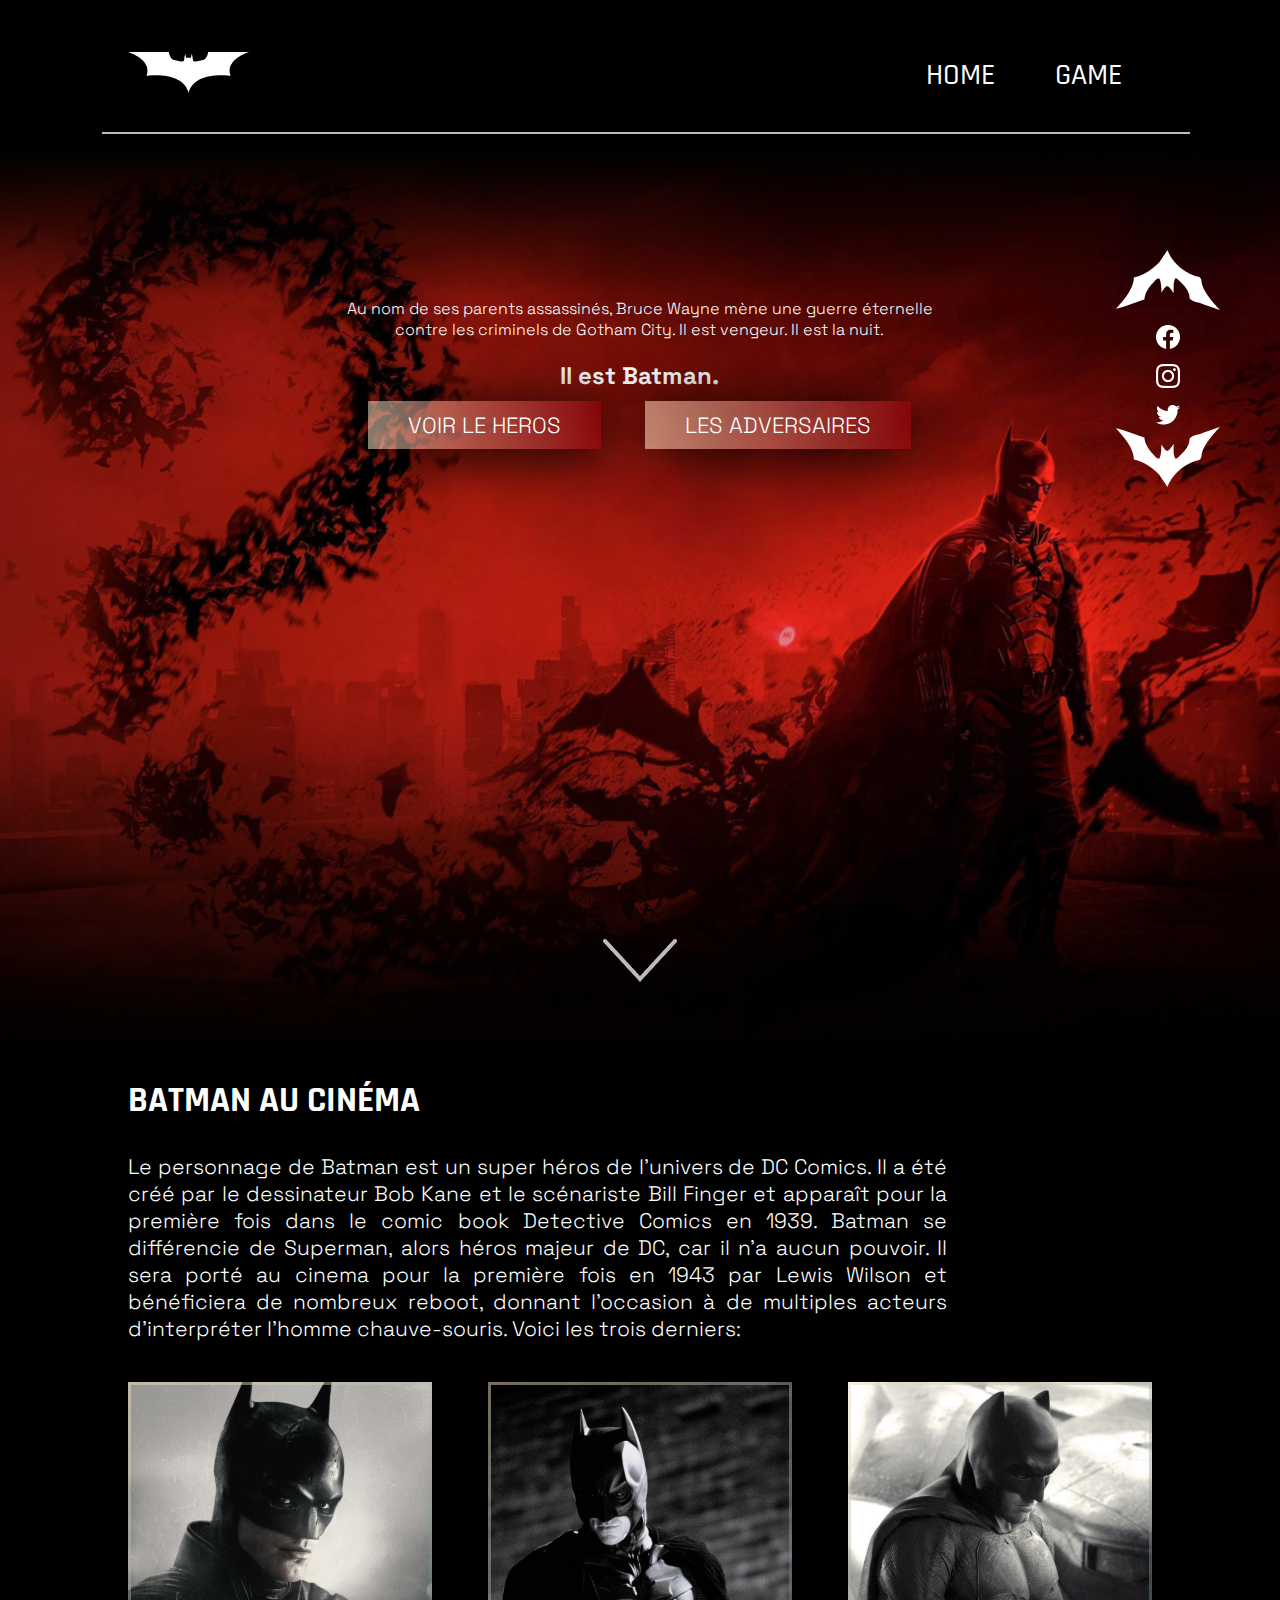
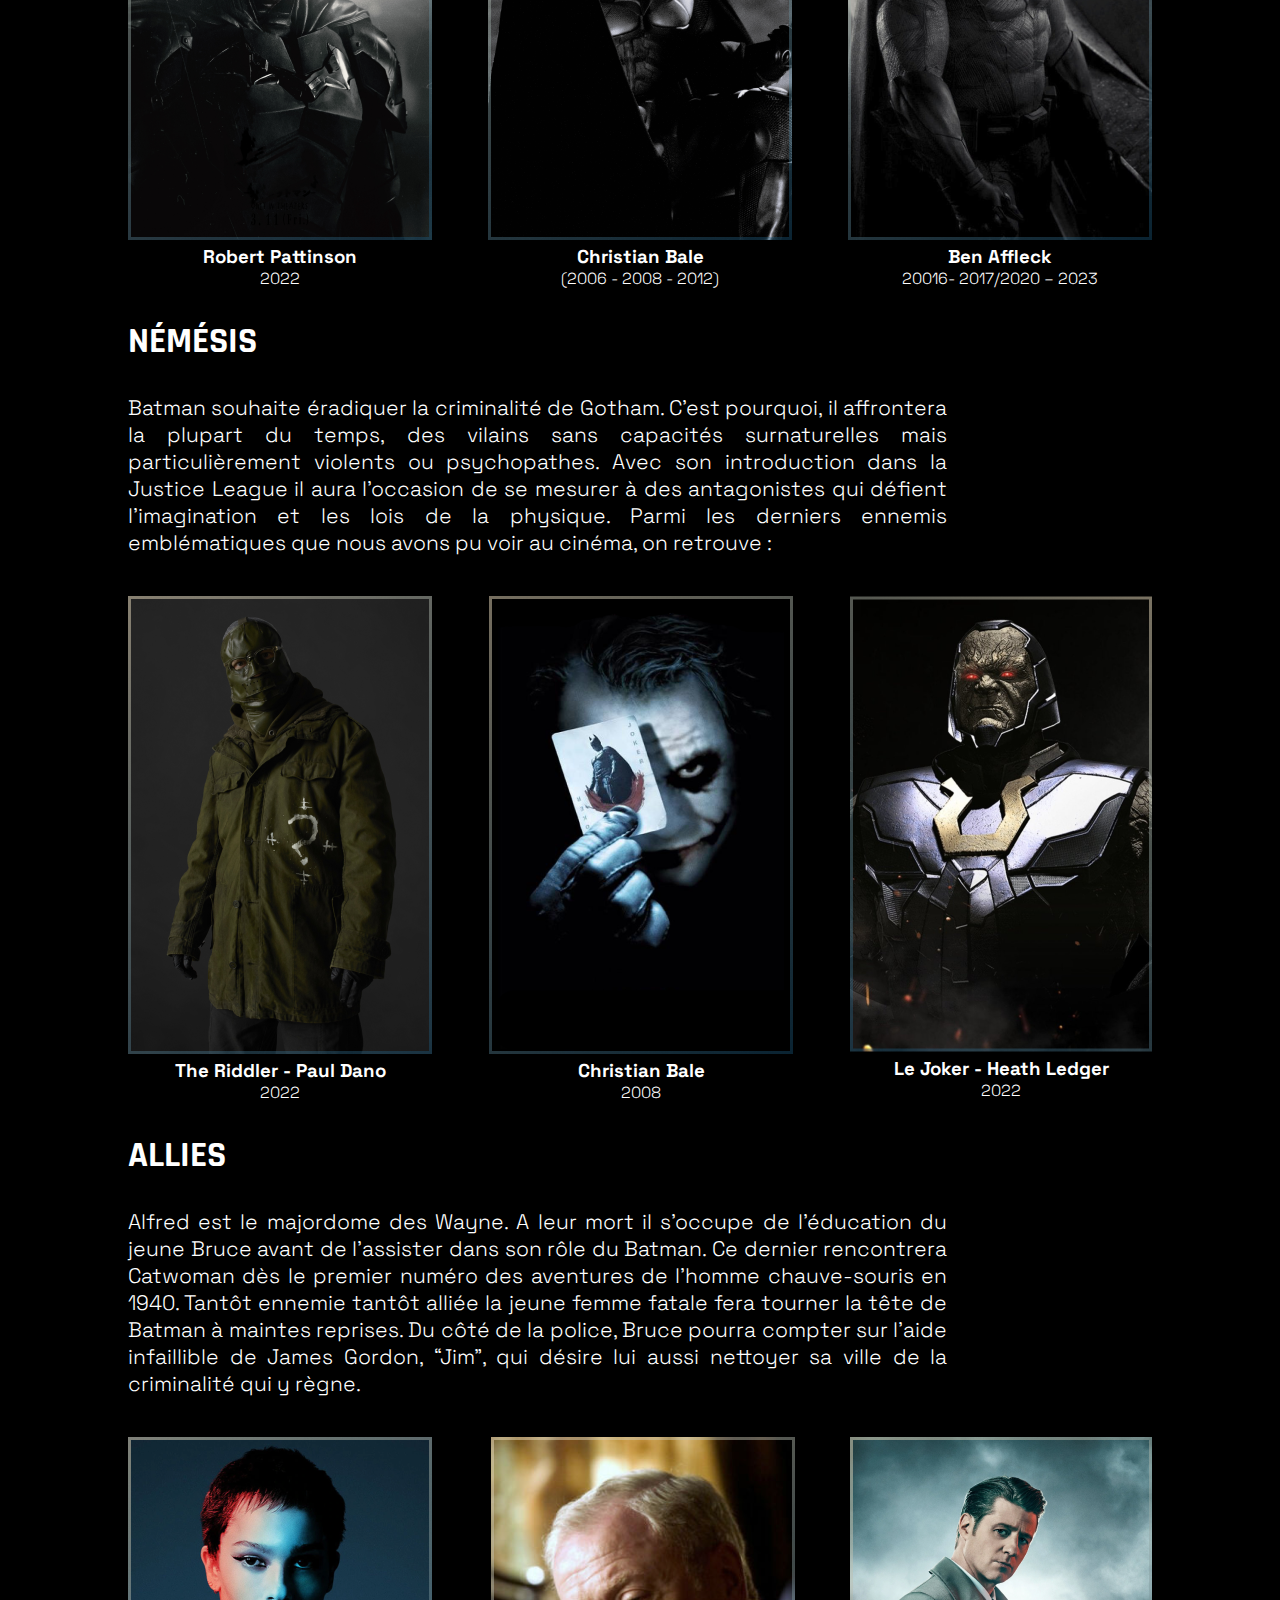
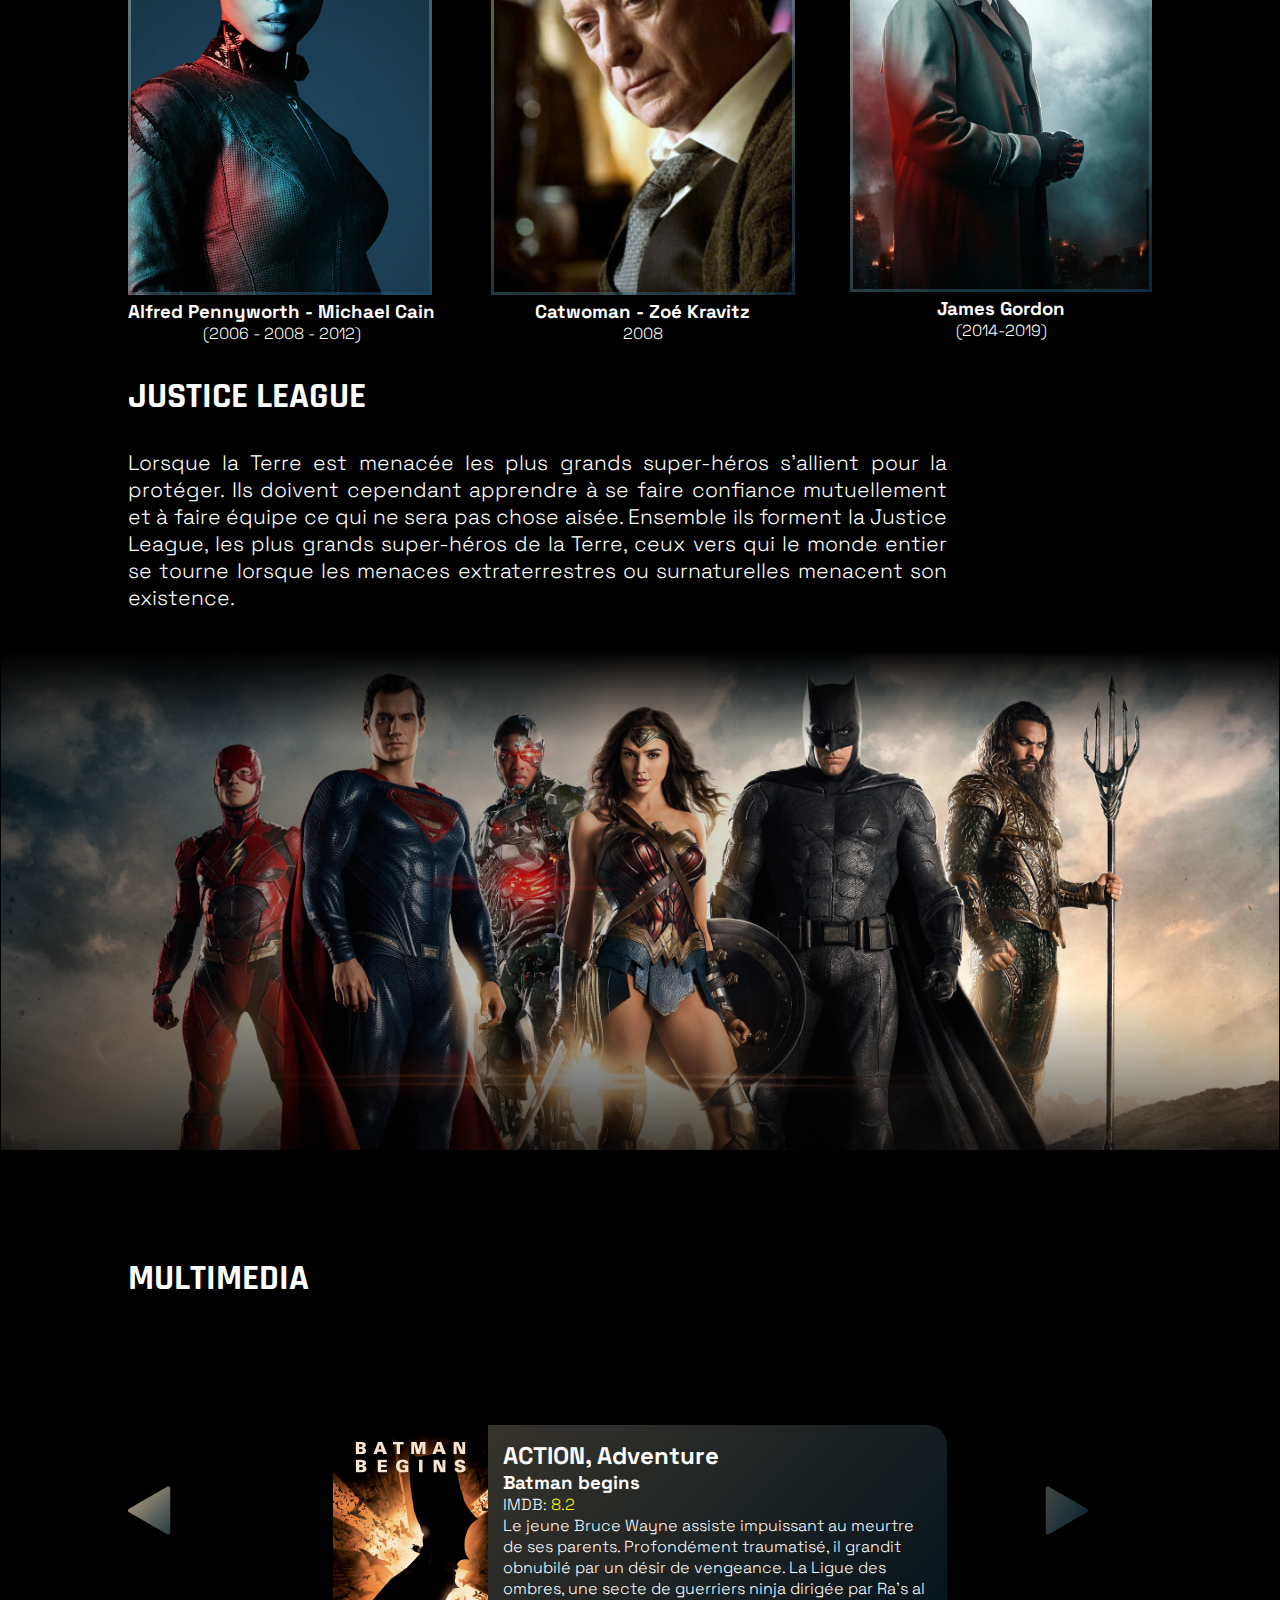
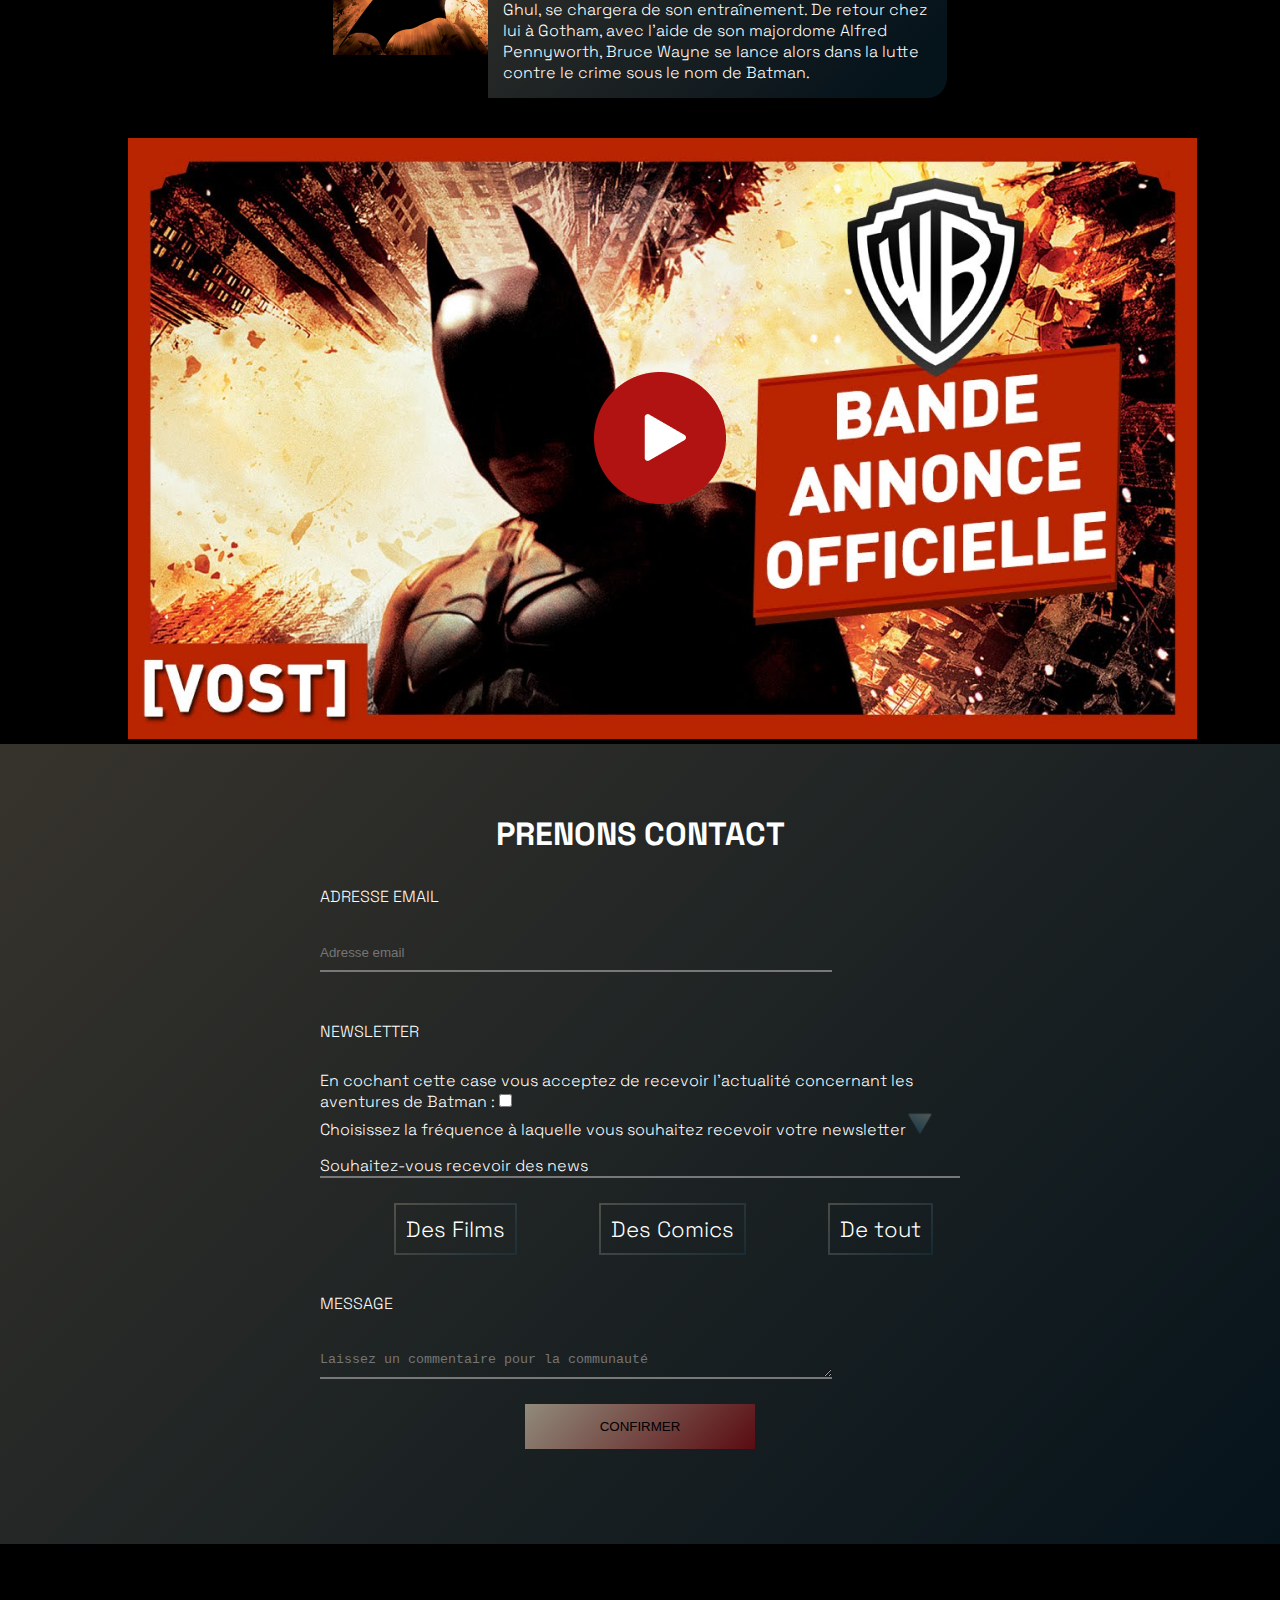
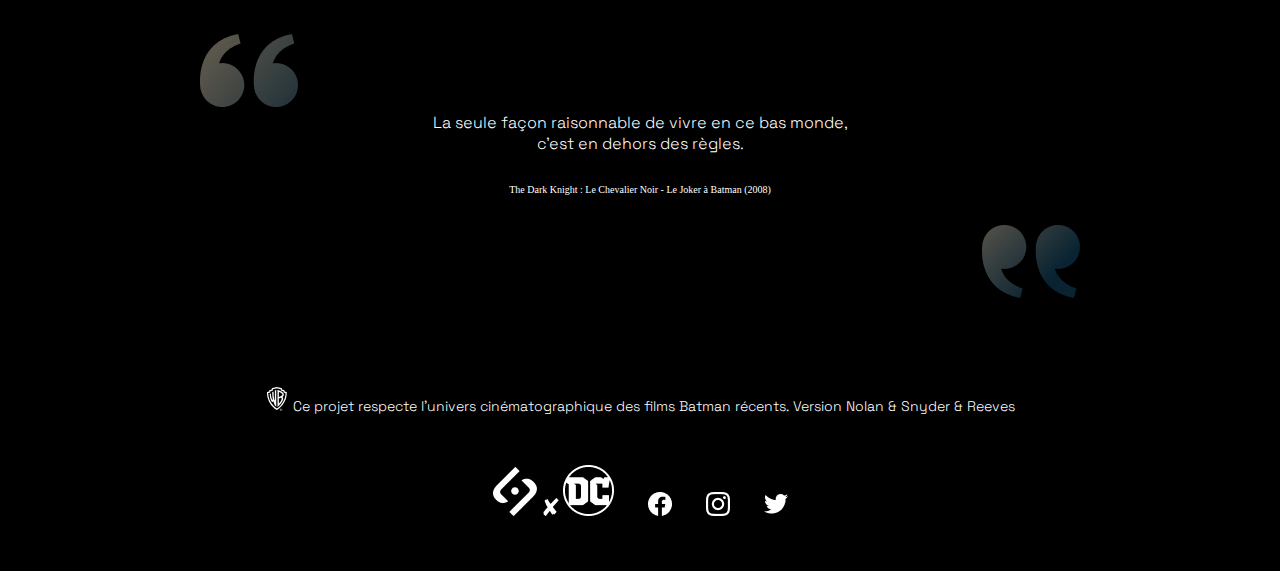
<file: index.html>
<!DOCTYPE html>
<html lang="fr">
<head>
    <meta charset="UTF-8">
    <meta http-equiv="X-UA-Compatible" content="IE=edge">
    <meta name="viewport" content="width=device-width, initial-scale=1.0">
    <link rel="stylesheet" href="./assets/css/style.css">
    <title>Batman T4SU | Home</title>
</head>
<body>
    <div class="up-bar"></div>
    <div class="left-bar"></div>
    <div class="right-bar"></div>
    <header>
        <nav class="container">
            <a href="index.html">
                <img class="logo" src="./assets/Logos/logohome.png" alt="le logo de batman presente en chauve-souris">
            </a>
            <ul>
                <li><strong><a href="index.html">HOME</a></strong></li>
                <li><strong><a href="game.html">GAME</a></strong></li>
            </ul>
        </nav>
    </header>
    <main>
        <!--les reseau sociaux avec le scrolling-->
        <div class="scroll">
            <img class="logo" src="./assets/Logos/logo_bat_flèche.png" alt="">
            <img class="social" src="./assets/Logos/icon_facebook.png" alt="">
            <img class="social" src="./assets/Logos/icon_ig.png" alt="">
            <img class="social" src="./assets/Logos/icon_tw.png" alt="">
            <img class="logo" src="./assets/Logos/logo_bat_flèche_2.png" alt="">
        </div>
        <!--la premiere section du partie hero-->
        <section id="hero">
            <div class="container">
                <div class="content">
                    <p class="hero-text">Au nom de ses parents assassinés, Bruce Wayne mène une guerre éternelle contre les 
                        criminels de Gotham City. Il est vengeur. Il est la nuit.
                    </p>
                    <h2 class="titre">Il est Batman.</h2>
                    <div class="cta">
                        <a class="btn" href="#cinema">VOIR LE HEROS</a>
                        <a class="btn" href="#nemesis">LES ADVERSAIRES</a>
                    </div>
                </div>
            </div>
            <img class="fleche" src="./assets/Logos/flèche_down_header.png" alt="fleche down">
        </section>
        <!-- ajout du dexieme section concernat Batman au cinema-->
        <section id="cinema">
            <div class="container">
                <h1 class="titre-gen">BATMAN AU CINÉMA</h1>
                <p class="text">
                    Le personnage de Batman est un super héros de l’univers de DC Comics. Il a été créé par le 
dessinateur Bob Kane et le scénariste Bill Finger et apparaît pour la première fois dans le 
comic book Detective Comics en 1939. Batman se différencie de Superman, alors héros 
majeur de DC, car il n’a aucun pouvoir. Il sera porté au cinema pour la première fois en 1943 
par Lewis Wilson et bénéficiera de nombreux reboot, donnant l’occasion à de multiples 
acteurs d’interpréter l’homme chauve-souris. Voici les trois derniers:
                </p>
                <div class="image-design">
                    <div>
                        <img src="./assets/Illustrations/Bathome2.png" alt=""></a>
                        <div class="info">
                            <h3>Robert Pattinson </h3>
                            <p>2022</p>
                        </div>
                    </div>
                    <div>
                        <img src="./assets/Illustrations/Bathome3.png" alt=""></a>
                        <div class="info">
                            <h3>Christian Bale </h3>
                            <p>(2006 - 2008 - 2012)</p>
                        </div>
                    </div>
                    <div>
                        <img src="./assets/Illustrations/Bathome4.png" alt=""></a>
                        <div class="info">
                            <h3>Ben Affleck </h3>
                            <p>20016- 2017/2020 – 2023</p>
                        </div>
                    </div>
                </div>
            </div>
        </section>
        <!-- ajout du section nemesis-->
        <section id="nemesis">     
            <div class="container">
                <h1 class="titre-gen">NÉMÉSIS</h1>
                <p class="text">
                    Batman souhaite éradiquer la criminalité de Gotham. C’est pourquoi, il affrontera la plupart 
du temps, des vilains sans capacités surnaturelles mais particulièrement violents ou 
psychopathes. Avec son introduction dans la Justice League il aura l’occasion de se mesurer à 
des antagonistes qui défient l’imagination et les lois de la physique. Parmi les derniers 
ennemis emblématiques que nous avons pu voir au cinéma, on retrouve :
                </p>
                <div class="image-design">
                    <div>
                        <img src="./assets/Illustrations/Bathome5.png" alt=""></a>
                        <div class="info">
                            <h3>The Riddler - Paul Dano</h3>
                            <p>2022</p>
                        </div>
                    </div>
                    <div>
                        <img src="./assets/Illustrations/Bathome6.png" alt=""></a>
                        <div class="info">
                            <h3>Christian Bale </h3>
                            <p>2008</p>
                        </div>
                    </div>
                    <div class="info">
                        <img src="./assets/Illustrations/Bathome7.png" alt=""></a>
                        <div>
                            <h3>Le Joker - Heath Ledger </h3>
                            <p>2022</p>
                        </div>
                    </div>
                </div>
            </div>
        </section>
        <!-- ajout du section allie-->
        <section id="allie">
            <div class="container">
                <h1 class="titre-gen">ALLIES</h1>
                <p class="text">
                    Alfred est le majordome des Wayne. A leur mort il s’occupe de l’éducation du jeune Bruce 
    avant de l’assister dans son rôle du Batman. Ce dernier rencontrera Catwoman dès le 
    premier numéro des aventures de l’homme chauve-souris en 1940. Tantôt ennemie tantôt 
    alliée la jeune femme fatale fera tourner la tête de Batman à maintes reprises. Du côté de la 
    police, Bruce pourra compter sur l’aide infaillible de James Gordon, “Jim”, qui désire lui aussi 
    nettoyer sa ville de la criminalité qui y règne.
                </p>
                <div class="image-design">
                    <div>
                        <img src="./assets/Illustrations/Bathome8.png" alt=""></a>
                        <div class="info">
                            <h3>Alfred Pennyworth - Michael Cain</h3>
                            <p>(2006 - 2008 - 2012)</p>
                        </div>
                    </div>  
                    <div>  
                        <img src="./assets/Illustrations/Bathome9.png" alt=""></a>
                        <div class="info">
                            <h3>Catwoman - Zoé Kravitz  </h3>
                            <p>2008</p>
                        </div>
                    </div>
                    <div>
                        <img src="./assets/Illustrations/Bathome10.png" alt=""></a>
                        <div class="info">
                            <h3>James Gordon</h3>
                            <p>(2014-2019)</p>
                        </div>
                    </div>
                </div>
            </div>
                
    </section>
    <!-- ajout du section justice league -->
    <section>
        <div>
            <div class="container">
                <h1 class="titre-gen">JUSTICE LEAGUE</h1>
                <p class="text">
                    Lorsque la Terre est menacée les plus grands super-héros s’allient pour la protéger. Ils 
                    doivent cependant apprendre à se faire confiance mutuellement et à faire équipe ce qui ne 
                    sera pas chose aisée. Ensemble ils forment la Justice League, les plus grands super-héros de 
                    la Terre, ceux vers qui le monde entier se tourne lorsque les menaces extraterrestres ou 
                    surnaturelles menacent son existence.
                </p>
            </div>
            <img width="100%" src="./assets/Illustrations/Bathome11.png" alt="">
            <div>
    </section>
    <!-- ajout du section multimedia-->
    <section id="multimedia">
        <div class="container">
            <h1 class="titre-gen">MULTIMEDIA</h1>
            <button class="left">
                <img src="./assets/Logos/icon_flèche_1.png" alt="">
            </button>
            <button class="right">
                <img src="./assets/Logos/icon_flèche_2.png" alt="">
            </button>
            <div class="slider-multimedia">
                <div class="slider-image">
                    <img src="./assets/Illustrations/Bathome_ba1.png" alt="">
                </div>
                <div class="slider-content">
                    <h2>ACTION, Adventure</h2>
                    <h3>Batman begins</h3>
                    <p>IMDB: <span class="yellow">8.2</span></p>
                    <p>Le jeune Bruce Wayne assiste impuissant au meurtre de ses parents. Profondément 
                        traumatisé, il grandit obnubilé par un désir de vengeance. La Ligue des ombres, une secte de 
                        guerriers ninja dirigée par Ra's al Ghul, se chargera de son entraînement. De retour chez lui à 
                        Gotham, avec l'aide de son majordome Alfred Pennyworth, Bruce Wayne se lance alors dans 
                        la lutte contre le crime sous le nom de Batman.
                        </p>
                </div>
            </div>
            <div>
                <img src="./assets/Illustrations/Bathome_ba2.png" alt="">
            </div>
        </div>
    </section>
    <!-- formulaire de contact-->
    <section id="contact">
        <div class="form">
            <h2>PRENONS CONTACT</h2>
            <form action="">
                <label class="titre" for="email">ADRESSE EMAIL</label>
                <input type="email" name="email" placeholder="Adresse email"><br>
                <label class="titre" for="newsletter">NEWSLETTER</label>
                <label for="">En cochant cette case vous acceptez de recevoir l’actualité concernant les aventures de 
                    Batman :
                </label>
                <input type="checkbox">
                <div>
                    <span>
                        Choisissez la fréquence à laquelle vous souhaitez recevoir votre newsletter
                    </span>
                    <span class="icon">
                        <img src="./assets/Logos/icon_flèche_2.png" alt="">
                    </span>
                </div>
                <div>
                    <p class="news">Souhaitez-vous recevoir des news</p>
                </div>
                <div class="btn-group">
                    <input type="radio" id="film">
                    <label for="film">Des Films</label>
                    <input type="radio" id="comics">
                    <label for="comics">Des Comics</label>
                    <input type="radio" id="tout">
                    <label for="tout">De tout</label>
                </div>
                <p class="titre">MESSAGE</p>
                <textarea name="" id="" cols="1" rows="1" placeholder="Laissez un commentaire pour la communauté"></textarea>
                <input type="submit" value="CONFIRMER">
            </form>
        </div> 
    </section>
    <!-- section citation-->
    <section id="citation">
        <div class="container">
            <div class="guillemet-open">
                <img src="./assets/Logos/icon_guillemets_1.png" alt="">
            </div>
            <div class="citation-carte">
                <div>
                    <p class="citation-text">La seule façon raisonnable de vivre en ce bas monde, c'est en dehors des règles.</p>
                </div>
                <div class="citation-auteur">
                    The Dark Knight : Le Chevalier Noir - Le Joker à Batman (2008)
                </div>
            </div>
            <div class="guillemet-close">
                <img src="./assets/Logos/icon_guillemets_2.png" alt="">
            </div>
        </div>
    </section>
    </main>
    <div class="clearfix"></div>
    <footer>
        <div class="container">
            <div class="text-footer">
                <img src="./assets/Logos/icon_WB.png" alt="">
                Ce projet respecte l’univers cinématographique des films Batman récents. Version Nolan & 
                    Snyder & Reeves
            </div>
            <div class="social-footer">
                <a href="#" class="social-items">
                    <img class="logo" src="./assets/Logos/logo_sayna_white.png" alt="">
                    <img class="logo" src="./assets/Logos/icon_x.png" alt="">
                    <img class="logo" src="./assets/Logos/icon_DC.png" alt="">
                </a>
                <a href="" class="social-items">
                    <img class="logo" src="./assets/Logos/icon_facebook.png" alt="">
                </a>
                <a href="" class="social-items">
                    <img class="logo" src="./assets/Logos/icon_ig.png" alt="">
                </a>
                <a href="" class="social-items">
                    <img class="logo" src="./assets/Logos/icon_tw.png" alt="">
                </a>
            </div>
        </div>
    </footer>
</body>
</html>
</file>
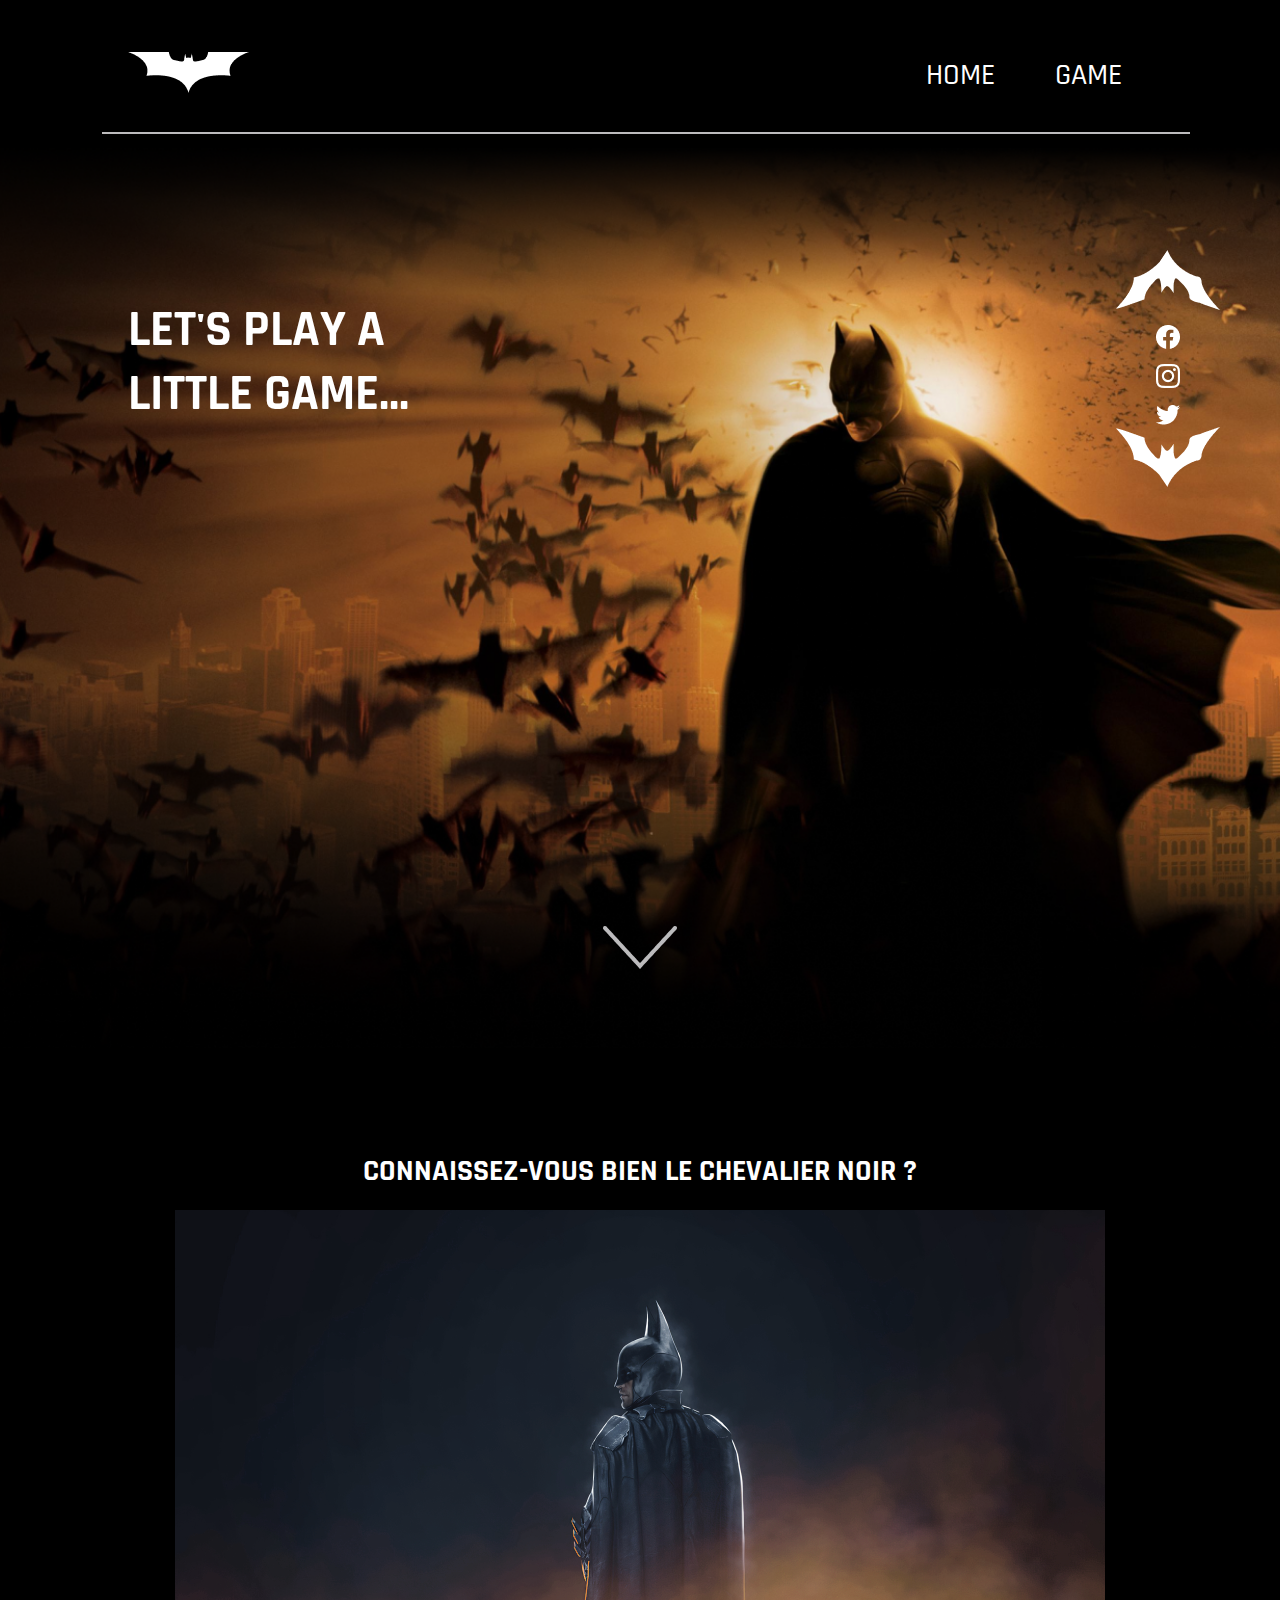
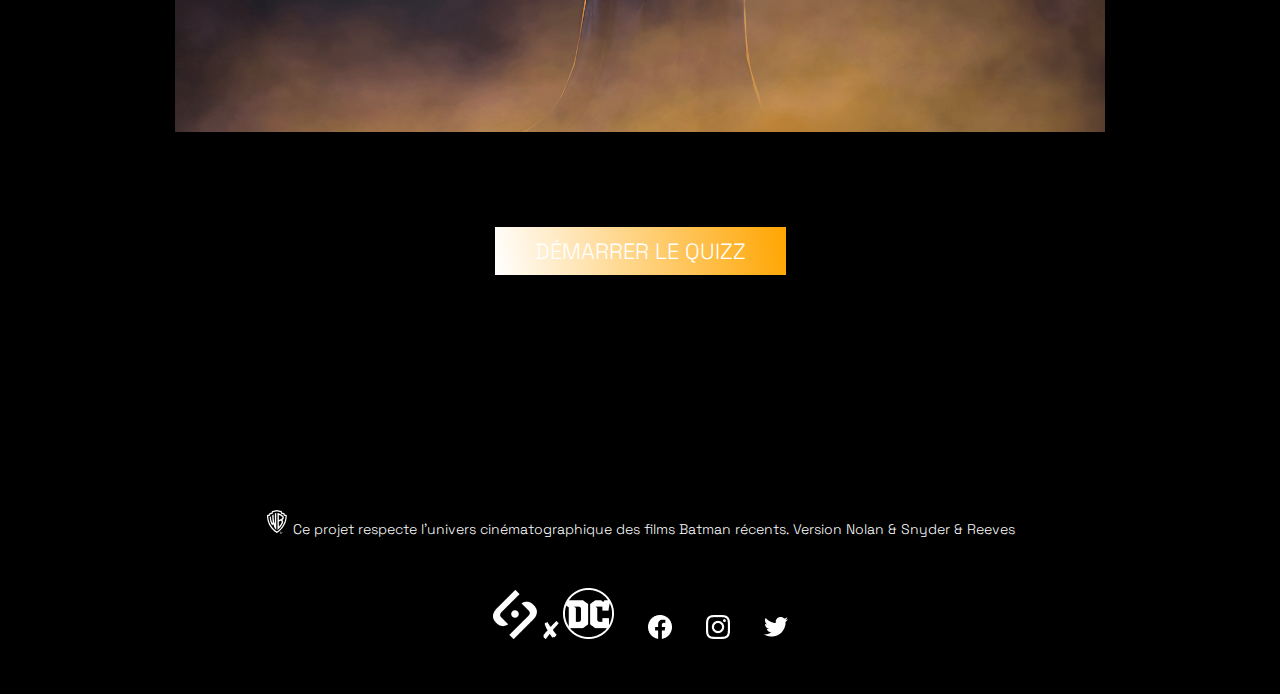
<file: game.html>
<!DOCTYPE html>
<html lang="en">
<head>
    <meta charset="UTF-8">
    <meta http-equiv="X-UA-Compatible" content="IE=edge">
    <meta name="viewport" content="width=device-width, initial-scale=1.0">
    <link rel="stylesheet" href="./assets/css/game-style.css">
    <title>Batman T4SU | Game</title>
</head>
<body>
    <body>
        <div class="up-bar"></div>
        <div class="left-bar"></div>
        <div class="right-bar"></div>
        <header>
            <nav class="container">
                <a href="index.html">
                    <img class="logo" src="./assets/Logos/logohome.png" alt="le logo de batman presente en chauve-souris">
                </a>
                <ul>
                    <li><strong><a href="index.html">HOME</a></strong></li>
                    <li><strong><a href="game.html">GAME</a></strong></li>
                </ul>
            </nav>
        </header>
        <main>
            <!--les reseau sociaux avec le scrolling-->
        <div class="scroll">
            <img class="logo" src="./assets/Logos/logo_bat_flèche.png" alt="">
            <img class="social" src="./assets/Logos/icon_facebook.png" alt="">
            <img class="social" src="./assets/Logos/icon_ig.png" alt="">
            <img class="social" src="./assets/Logos/icon_tw.png" alt="">
            <img class="logo" src="./assets/Logos/logo_bat_flèche_2.png" alt="">
        </div>
         <!--la premiere section du partie hero-->
            <section id="hero">
                <div class="container">
                    <div class="content">
                        <p>LET'S PLAY A</p>
                        <p>LITTLE GAME...</p>
                        </div>
                    </div>
                </div>
                <img class="fleche" src="./assets/Logos/flèche_down_header.png" alt="fleche down">
            </section>
        <!--la partie quizz-->
        <section id="quizz">
            <div class="container">
                <div id="quiz-container">
                    <p>Connaissez-vous bien le chevalier noir ?</p>
                    <img src="./assets/Illustrations2/Batgame_2.png" alt="">
                    <div class="btn-start">
                        <a class="btn" href="#" id="start-quiz-btn">DÉMARRER LE QUIZZ</a>
                    </div>
                </div>
                <div id="question-container" class="hidden">
                    <p id="question-text"></p>
                    <div id="choices-container"></div>
                    <button id="next-question-btn" class="hidden">Question suivante</button>
                    <button id="submit-quiz-btn" class="hidden">Vérifier les réponses</button>
                </div>
                <div id="result-container" class="hidden">
                    <p id="score-text"></p>
                </div>
            </div>
        </section>
        
        </main>
        <footer>
            <div class="container">
                <div class="text-footer">
                    <img src="./assets/Logos/icon_WB.png" alt="">
                    Ce projet respecte l’univers cinématographique des films Batman récents. Version Nolan & 
                        Snyder & Reeves
                </div>
                <div class="social-footer">
                    <a href="#" class="social-items">
                        <img class="logo" src="./assets/Logos/logo_sayna_white.png" alt="">
                        <img class="logo" src="./assets/Logos/icon_x.png" alt="">
                        <img class="logo" src="./assets/Logos/icon_DC.png" alt="">
                    </a>
                    <a href="" class="social-items">
                        <img class="logo" src="./assets/Logos/icon_facebook.png" alt="">
                    </a>
                    <a href="" class="social-items">
                        <img class="logo" src="./assets/Logos/icon_ig.png" alt="">
                    </a>
                    <a href="" class="social-items">
                        <img class="logo" src="./assets/Logos/icon_tw.png" alt="">
                    </a>
                </div>
            </div>
        </footer>
        <script src="./assets/scripts/script-game.js"></script>
</body>
</html>
</file>
<file: assets/css/style.css>
@import url('https://fonts.googleapis.com/css2?family=Rajdhani:wght@300;400;500;600;700&family=Space+Grotesk:wght@300;400;500;600;700&display=swap');
:root{
    --yellow-color: #FFFF00;
    --yellow-light: #F8F184;
    --blue-color: #19587D;
    --red-color: #B11313;
    --black-color: #0D0E09;
    --white-color:#FFFFFF;
    --degrade-blanc:#eddebf8f;
    --degrade-rouge:#89000998;
    --black-color: #000000;
    --degrade-blanc2: #eddebf3b;
    --degrade-bleu: #19587d37;
}
*{
    margin: 0;
    padding: 0;
    box-sizing: border-box;
}
.container{
    width: 80%;
    margin: 0 auto;
}
body{
    background-color: black;
    color: white;
    font-family: "Space Grotesk";
    font-weight: 300;
}
h1{
    font-family: "rajdhani";
    font-size: 36px;
    font-weight: 400;
}
/*Design de la navigation*/
nav{
    display: flex;
    align-items: center;
    justify-content: space-between;
    padding:50px 0 ;
}
ul{
    list-style: none;
    display: flex;
}
nav ul li a{
    color: var(--white-color);
    font-size: 30px;
    font-weight: 500;
    font-family: "rajdhani";
    margin: 0 30px;
    text-decoration:none;
}
nav ul a:hover{
    color: #FFFF00;
}
.logo:hover,.social:hover{
    filter: invert(4%) sepia(100%) saturate(1680%) hue-rotate(352deg) brightness(109%) contrast(104%);
}
/*Design de la partie entete hero*/
#hero{
    background-image: url(../Illustrations/Bathome1.png);
    background-size: cover;
    background-position: top center;
    background-repeat: no-repeat;
    height: 900px;
}
.content{
    display: flex;
    justify-content: center;
    flex-direction: column;
    text-align: center;
    width: 60%;
    margin: 0 auto;
    padding-top: 150px;
}
#hero .titre{
    margin: 20px;
}
.btn{
     text-decoration: none;
     color: var(--white-color);
     font-size: 22px;
     padding: 10px 40px;
     margin: 20px;
     background: linear-gradient(
        80deg,var(--degrade-blanc),var(--degrade-rouge)
     );
     box-shadow: var(--black-color) 5px 5px 60px;
}
.btn:hover{
    background: linear-gradient(
        80deg,#eddebf,#b11313
     );
}
#hero .fleche{
    display: block;
    margin: 0 auto;
    margin-top: 500px;
}
/*Design des image*/
.image-design{
    display: flex;
    justify-content: space-between;  
}
.image-design div:hover{
    scale: 1.1;
}
/*Design du scroll*/
.scroll{
    position: fixed;
    display: flex;
    align-items: center;
    flex-direction: column;
     right: 60px;
     top: 250px;
}
.scroll .social{
    margin-top: 15px;
}
.titre-gen{
    font-weight: bold;
    margin: 30px 0;
}
.text{
    margin-bottom: 40px;
    text-align: justify;
    width: 80%; 
    font-size: 21px;
}
.info{
    text-align: center;
}
/*Design du partie multimedia*/
#multimedia .slider-multimedia{
    display: flex;
    width: 60%;
    margin: 40px auto;
}
#multimedia .slider-image{
    width: 100%;
}
#multimedia .slider-content{
    padding: 15px;
    background: linear-gradient(
        135deg,var(--degrade-blanc2) ,var(--degrade-bleu) 90%
    ) ;
    border-top-right-radius: 20px;
    border-bottom-right-radius: 20px;
}
#multimedia .p{
    font-size: 14px;
}
#multimedia button{
    position: relative;
    top: 155px; 
    background: none;
    border: none;
}
#multimedia button.right{
    right: -85%;
}
#multimedia .yellow{
    color: var(--yellow-color);
}
/*Design de la partie formulaire*/
#contact{
    background: linear-gradient(
        135deg,var(--degrade-blanc2) ,var(--degrade-bleu) 100%
    );
    padding: 70px 0;
} 
#contact .form{
    width: 50%;
    margin: 0 auto;
}
#contact h2{
    text-align: center;
    font-size: 32px;
    margin-bottom: 32px;
}
#contact .titre{
    display: block;
    margin: 28px 0;
}
#contact .form input[type='email'],textarea {
    display: block;
    border-top: none;
    border-left: none;
    border-right: none;
    width: 80%;
    border-bottom: 2px solid rgb(120, 120, 120);
    background-color: transparent;
    padding: 10px 0;
}
#contact .icon img{
    transform: rotate(90deg);
    width: 20px;
}
#contact .news{
    margin: 15px 0;
    border-bottom: 2px solid rgb(120, 120, 120);
}
.btn-group{
    padding: 10px;
    display: flex;
    justify-content: space-around;
}
.btn-group label{
    cursor: pointer;
    border: 2px solid;
    border-image: linear-gradient(
        135deg,var(--degrade-blanc2) ,var(--degrade-bleu) 100%
    )1;
    padding: 10px;
    font-size: 22px;
}
.form input[type='radio']{
    opacity: 0;  
}
.form input[type='submit']{
    display: block;
    width: 230px;
    margin: 25px auto;
    padding: 15px 0;
    cursor: pointer;
    background: linear-gradient(
        135deg,var(--degrade-blanc) ,var(--degrade-rouge) 100%
    );
    border: none;
}
#citation{
    margin: 90px;
}
#citation .citation-carte{
    text-align: center;
    width: 50%;
    margin:0 auto;
}
#citation .citation-auteur{
    font-size: 10px;
    font-family: 'radjhani';
    padding: 30px;
}
#citation .guillemet-close{
    float: right;
}
/*design du footer*/
footer{
    margin-top: 162px;
}
footer .text-footer{
    text-align: center ;
    font-size: 14px;

}
footer .social-footer{
    text-align: center;
    margin: 50px 0;
    justify-content: space-between;
}
footer .social-items{
    padding: 15px;
}
footer a{
    text-decoration: none;
}
.up-bar{
    border-top: #BCBBBD 2px solid;
    position: relative;
    top: 132px;
    width: 85%;
    left: 102px;
}
.left-bar{
    border-left: #BCBBBD 2px solid;
    position: relative;
    top: 132px;
    width: 85%;
    left: 102px;
}
.right-bar{
    border-right: #BCBBBD 2px solid;
    position: relative;
    top: 132px;
    width: 85%;
    left: 102px;
}
</file>
<file: assets/css/game-style.css>
@import url('https://fonts.googleapis.com/css2?family=Rajdhani:wght@300;400;500;600;700&family=Space+Grotesk:wght@300;400;500;600;700&display=swap');
*{
    margin: 0;
    padding: 0;
    box-sizing: border-box;
}
.container{
    width: 80%;
    margin: 0 auto;
}
body{
    background-color: black;
    color: white;
    font-family: "Space Grotesk";
    font-weight: 300;
}
h1{
    font-family: "rajdhani";
    font-size: 36px;
    font-weight: 400;
}
/*Design de la navigation*/
nav{
    display: flex;
    align-items: center;
    justify-content: space-between;
    padding:50px 0 ;
}
ul{
    list-style: none;
    display: flex;
}
nav ul li a{
    color: var(--white-color);
    font-size: 30px;
    font-weight: 500;
    font-family: "rajdhani";
    margin: 0 30px;
    text-decoration:none;
}
nav ul a:hover{
    color: #FFFF00;
}
.logo:hover,.social:hover{
    filter: invert(4%) sepia(100%) saturate(1680%) hue-rotate(352deg) brightness(109%) contrast(104%);
}
/*Design de la partie entete hero*/
#hero{
    background-image: url(../Illustrations2/Batgame_1.png);
    background-size: cover;
    background-position: top center;
    background-repeat: no-repeat;
    height: 900px;
}
.content{
    width: 60%;
    padding-top: 150px;
}
.content p{
    font-size: 50px;
    font-family: "rajdhani";
    font-weight: bold;
}
#hero .fleche{
    display: block;
    margin: 0 auto;
    margin-top: 500px;
}
/*design du footer*/
footer{
    margin-top: 162px;
}
footer .text-footer{
    text-align: center ;
    font-size: 14px;

}
footer .social-footer{
    text-align: center;
    margin: 50px 0;
    justify-content: space-between;
}
footer .social-items{
    padding: 15px;
}
footer a{
    text-decoration: none;
}
.up-bar{
    border-top: #BCBBBD 2px solid;
    position: relative;
    top: 132px;
    width: 85%;
    left: 102px;
}
.left-bar{
    border-left: #BCBBBD 2px solid;
    position: relative;
    top: 132px;
    width: 85%;
    left: 102px;
}
.right-bar{
    border-right: #BCBBBD 2px solid;
    position: relative;
    top: 132px;
    width: 85%;
    left: 102px;
}
/*Design du scroll*/
.scroll{
    position: fixed;
    display: flex;
    align-items: center;
    flex-direction: column;
     right: 60px;
     top: 250px;
}
.scroll .social{
    margin-top: 15px;
}
.titre-gen{
    font-weight: bold;
    margin: 30px 0;
}
.text{
    margin-bottom: 40px;
    text-align: justify;
    width: 80%; 
    font-size: 21px;
}
.info{
    text-align: center;
}
/*Design du partie quizz*/
#quizz {
    display: flex;
    justify-content: center;
    align-items: center;
    height: 100vh;
  }
  
 #quizz .container {
    text-align: center;
  }
#quizz .container p{
    font-size: 30px;
    font-family: "rajdhani";
    font-weight: bold;
    text-transform: uppercase;
    margin: 20px;
}
#quizz img{
    margin-bottom: 100px;
}
#quizz .btn{
    text-decoration: none;
    color: white;
    font-size: 22px;
    padding: 10px 40px;
    background: linear-gradient(
       80deg,white,orange
    );
}
.hidden{
    display: none;
}
</file>
